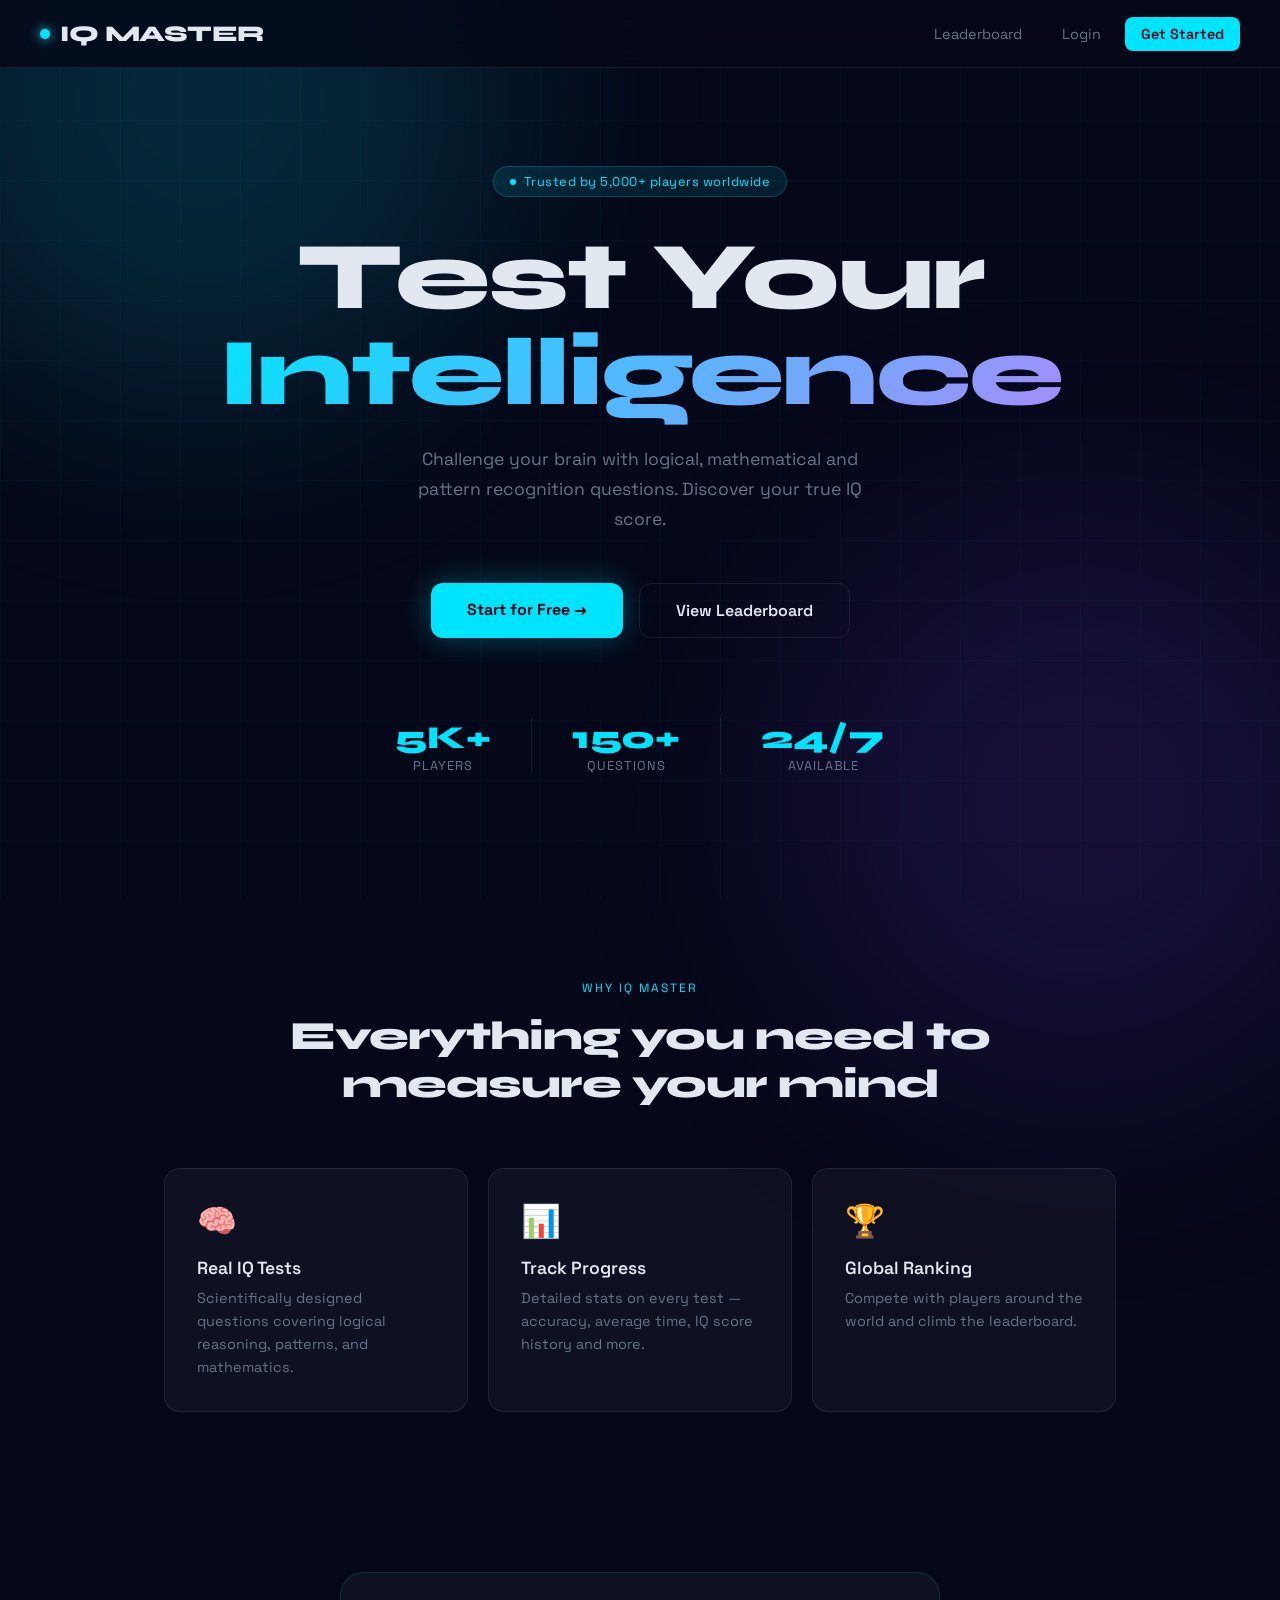
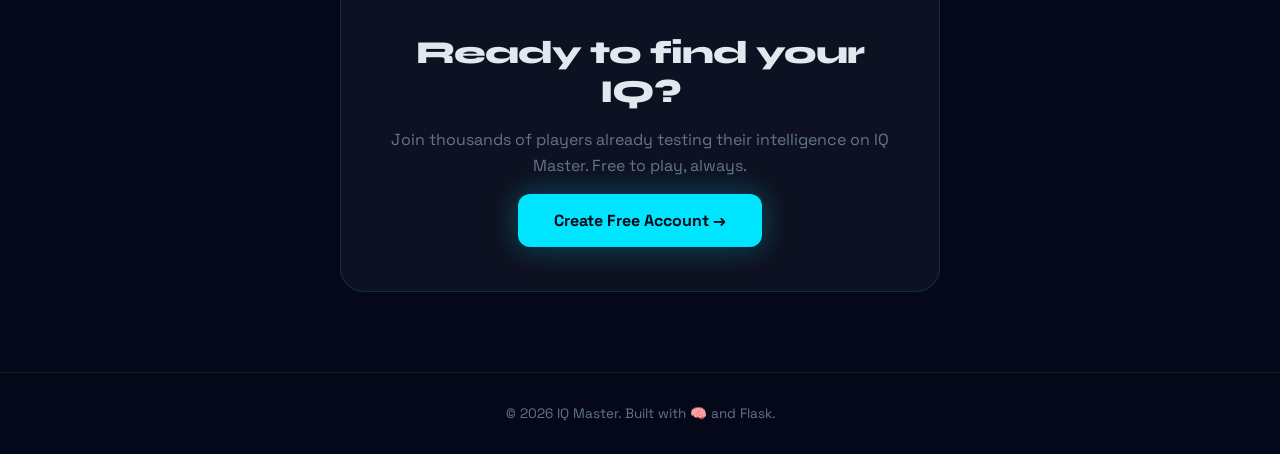
<file: templates/index.html>
<!DOCTYPE html>
<html lang="en">
<head>
    <meta charset="UTF-8">
    <meta name="viewport" content="width=device-width, initial-scale=1.0">
    <title>IQ Master — Test Your Intelligence</title>
    <link href="https://fonts.googleapis.com/css2?family=Space+Grotesk:wght@300;400;500;600;700&family=Syne:wght@700;800&display=swap" rel="stylesheet">
    <style>
        *, *::before, *::after { margin: 0; padding: 0; box-sizing: border-box; }

        :root {
            --bg: #050818;
            --surface: rgba(255,255,255,0.04);
            --border: rgba(255,255,255,0.08);
            --cyan: #00e5ff;
            --violet: #7c3aed;
            --text: #e2e8f0;
            --muted: #64748b;
        }

        body {
            background: var(--bg);
            color: var(--text);
            font-family: 'Space Grotesk', sans-serif;
            min-height: 100vh;
            overflow-x: hidden;
        }

        /* Animated background */
        .bg-grid {
            position: fixed;
            inset: 0;
            background-image:
                linear-gradient(rgba(0,229,255,0.03) 1px, transparent 1px),
                linear-gradient(90deg, rgba(0,229,255,0.03) 1px, transparent 1px);
            background-size: 60px 60px;
            z-index: 0;
        }

        .bg-glow {
            position: fixed;
            width: 600px;
            height: 600px;
            border-radius: 50%;
            filter: blur(120px);
            opacity: 0.15;
            z-index: 0;
        }
        .bg-glow-1 { background: var(--cyan); top: -200px; left: -100px; }
        .bg-glow-2 { background: var(--violet); bottom: -200px; right: -100px; }

        /* Floating particles */
        .particles { position: fixed; inset: 0; z-index: 0; pointer-events: none; }
        .particle {
            position: absolute;
            width: 2px;
            height: 2px;
            background: var(--cyan);
            border-radius: 50%;
            animation: float linear infinite;
            opacity: 0;
        }
        @keyframes float {
            0% { transform: translateY(100vh) translateX(0); opacity: 0; }
            10% { opacity: 0.6; }
            90% { opacity: 0.6; }
            100% { transform: translateY(-100px) translateX(100px); opacity: 0; }
        }

        /* Navbar */
        nav {
            position: fixed;
            top: 0; left: 0; right: 0;
            z-index: 100;
            padding: 20px 40px;
            display: flex;
            justify-content: space-between;
            align-items: center;
            background: rgba(5,8,24,0.8);
            backdrop-filter: blur(20px);
            border-bottom: 1px solid var(--border);
        }

        .logo {
            font-family: 'Syne', sans-serif;
            font-size: 1.4rem;
            font-weight: 800;
            letter-spacing: -0.5px;
            display: flex;
            align-items: center;
            gap: 10px;
        }
        .logo-dot {
            width: 10px; height: 10px;
            background: var(--cyan);
            border-radius: 50%;
            box-shadow: 0 0 12px var(--cyan);
            animation: pulse 2s ease-in-out infinite;
        }
        @keyframes pulse {
            0%, 100% { transform: scale(1); opacity: 1; }
            50% { transform: scale(1.4); opacity: 0.7; }
        }

        .nav-links {
            display: flex;
            gap: 8px;
            list-style: none;
        }
        .nav-links a {
            text-decoration: none;
            color: var(--muted);
            font-size: 0.9rem;
            padding: 8px 16px;
            border-radius: 8px;
            transition: all 0.2s;
        }
        .nav-links a:hover { color: var(--text); background: var(--surface); }
        .nav-links .btn-nav {
            color: var(--bg);
            background: var(--cyan);
            font-weight: 600;
        }
        .nav-links .btn-nav:hover { background: #00c4e0; }

        /* Hero */
        .hero {
            position: relative;
            z-index: 1;
            min-height: 100vh;
            display: flex;
            flex-direction: column;
            align-items: center;
            justify-content: center;
            text-align: center;
            padding: 100px 24px 60px;
        }

        .hero-badge {
            display: inline-flex;
            align-items: center;
            gap: 8px;
            background: rgba(0,229,255,0.1);
            border: 1px solid rgba(0,229,255,0.2);
            border-radius: 100px;
            padding: 6px 16px;
            font-size: 0.8rem;
            color: var(--cyan);
            margin-bottom: 32px;
            letter-spacing: 0.5px;
        }
        .hero-badge span { width: 6px; height: 6px; background: var(--cyan); border-radius: 50%; animation: pulse 2s infinite; }

        h1 {
            font-family: 'Syne', sans-serif;
            font-size: clamp(3rem, 8vw, 6rem);
            font-weight: 800;
            line-height: 1.0;
            letter-spacing: -2px;
            margin-bottom: 24px;
        }
        .gradient-text {
            background: linear-gradient(135deg, var(--cyan) 0%, #a78bfa 100%);
            -webkit-background-clip: text;
            -webkit-text-fill-color: transparent;
            background-clip: text;
        }

        .hero-sub {
            font-size: 1.1rem;
            color: var(--muted);
            max-width: 480px;
            line-height: 1.7;
            margin-bottom: 48px;
        }

        .hero-btns {
            display: flex;
            gap: 16px;
            flex-wrap: wrap;
            justify-content: center;
            margin-bottom: 80px;
        }

        .btn-primary {
            background: var(--cyan);
            color: var(--bg);
            border: none;
            padding: 16px 36px;
            border-radius: 12px;
            font-size: 1rem;
            font-weight: 700;
            font-family: 'Space Grotesk', sans-serif;
            cursor: pointer;
            text-decoration: none;
            transition: all 0.2s;
            box-shadow: 0 0 30px rgba(0,229,255,0.3);
        }
        .btn-primary:hover { transform: translateY(-2px); box-shadow: 0 0 50px rgba(0,229,255,0.5); }

        .btn-secondary {
            background: transparent;
            color: var(--text);
            border: 1px solid var(--border);
            padding: 16px 36px;
            border-radius: 12px;
            font-size: 1rem;
            font-weight: 600;
            font-family: 'Space Grotesk', sans-serif;
            cursor: pointer;
            text-decoration: none;
            transition: all 0.2s;
        }
        .btn-secondary:hover { border-color: rgba(255,255,255,0.2); background: var(--surface); transform: translateY(-2px); }

        /* Stats */
        .stats {
            display: flex;
            gap: 40px;
            flex-wrap: wrap;
            justify-content: center;
        }
        .stat {
            text-align: center;
        }
        .stat-num {
            font-family: 'Syne', sans-serif;
            font-size: 2rem;
            font-weight: 800;
            color: var(--cyan);
        }
        .stat-label {
            font-size: 0.8rem;
            color: var(--muted);
            text-transform: uppercase;
            letter-spacing: 1px;
        }
        .stat-divider {
            width: 1px;
            background: var(--border);
            align-self: stretch;
        }

        /* Features */
        .features {
            position: relative;
            z-index: 1;
            padding: 80px 24px;
            max-width: 1000px;
            margin: 0 auto;
        }

        .section-label {
            text-align: center;
            font-size: 0.75rem;
            text-transform: uppercase;
            letter-spacing: 2px;
            color: var(--cyan);
            margin-bottom: 16px;
        }

        .section-title {
            text-align: center;
            font-family: 'Syne', sans-serif;
            font-size: clamp(1.8rem, 4vw, 2.5rem);
            font-weight: 800;
            margin-bottom: 60px;
            letter-spacing: -1px;
        }

        .features-grid {
            display: grid;
            grid-template-columns: repeat(auto-fit, minmax(280px, 1fr));
            gap: 20px;
        }

        .feature-card {
            background: var(--surface);
            border: 1px solid var(--border);
            border-radius: 16px;
            padding: 32px;
            transition: all 0.3s;
            position: relative;
            overflow: hidden;
        }
        .feature-card::before {
            content: '';
            position: absolute;
            top: 0; left: 0; right: 0;
            height: 1px;
            background: linear-gradient(90deg, transparent, var(--cyan), transparent);
            opacity: 0;
            transition: opacity 0.3s;
        }
        .feature-card:hover { border-color: rgba(0,229,255,0.2); transform: translateY(-4px); }
        .feature-card:hover::before { opacity: 1; }

        .feature-icon {
            font-size: 2rem;
            margin-bottom: 16px;
        }
        .feature-card h3 {
            font-size: 1.1rem;
            font-weight: 600;
            margin-bottom: 8px;
        }
        .feature-card p {
            font-size: 0.9rem;
            color: var(--muted);
            line-height: 1.6;
        }

        /* CTA */
        .cta {
            position: relative;
            z-index: 1;
            text-align: center;
            padding: 80px 24px;
        }
        .cta-box {
            max-width: 600px;
            margin: 0 auto;
            background: var(--surface);
            border: 1px solid rgba(0,229,255,0.15);
            border-radius: 24px;
            padding: 60px 40px;
        }
        .cta h2 {
            font-family: 'Syne', sans-serif;
            font-size: 2rem;
            font-weight: 800;
            margin-bottom: 16px;
            letter-spacing: -1px;
        }
        .cta p { color: var(--muted); margin-bottom: 32px; line-height: 1.6; }

        footer {
            position: relative;
            z-index: 1;
            text-align: center;
            padding: 32px;
            border-top: 1px solid var(--border);
            color: var(--muted);
            font-size: 0.85rem;
        }

        @media (max-width: 600px) {
            nav { padding: 16px 20px; }
            .nav-links a { padding: 6px 12px; font-size: 0.85rem; }
            .hero-btns { flex-direction: column; align-items: center; }
            .btn-primary, .btn-secondary { width: 100%; max-width: 280px; text-align: center; }
        }
    </style>
</head>
<body>

<div class="bg-grid"></div>
<div class="bg-glow bg-glow-1"></div>
<div class="bg-glow bg-glow-2"></div>

<!-- Particles -->
<div class="particles" id="particles"></div>

<!-- Navbar -->
<nav>
    <div class="logo">
        <div class="logo-dot"></div>
        IQ MASTER
    </div>
    <ul class="nav-links">
        <li><a href="/leaderboard">Leaderboard</a></li>
        <li><a href="/login">Login</a></li>
        <li><a href="/register" class="btn-nav">Get Started</a></li>
    </ul>
</nav>

<!-- Hero -->
<section class="hero">
    <div class="hero-badge">
        <span></span>
        Trusted by 5,000+ players worldwide
    </div>

    <h1>Test Your<br><span class="gradient-text">Intelligence</span></h1>

    <p class="hero-sub">
        Challenge your brain with logical, mathematical and pattern recognition questions. Discover your true IQ score.
    </p>

    <div class="hero-btns">
        <a href="/register" class="btn-primary">Start for Free →</a>
        <a href="/leaderboard" class="btn-secondary">View Leaderboard</a>
    </div>

    <div class="stats">
        <div class="stat">
            <div class="stat-num">5K+</div>
            <div class="stat-label">Players</div>
        </div>
        <div class="stat-divider"></div>
        <div class="stat">
            <div class="stat-num">150+</div>
            <div class="stat-label">Questions</div>
        </div>
        <div class="stat-divider"></div>
        <div class="stat">
            <div class="stat-num">24/7</div>
            <div class="stat-label">Available</div>
        </div>
    </div>
</section>

<!-- Features -->
<section class="features">
    <p class="section-label">Why IQ Master</p>
    <h2 class="section-title">Everything you need to<br>measure your mind</h2>

    <div class="features-grid">
        <div class="feature-card">
            <div class="feature-icon">🧠</div>
            <h3>Real IQ Tests</h3>
            <p>Scientifically designed questions covering logical reasoning, patterns, and mathematics.</p>
        </div>
        <div class="feature-card">
            <div class="feature-icon">📊</div>
            <h3>Track Progress</h3>
            <p>Detailed stats on every test — accuracy, average time, IQ score history and more.</p>
        </div>
        <div class="feature-card">
            <div class="feature-icon">🏆</div>
            <h3>Global Ranking</h3>
            <p>Compete with players around the world and climb the leaderboard.</p>
        </div>
    </div>
</section>

<!-- CTA -->
<section class="cta">
    <div class="cta-box">
        <h2>Ready to find your IQ?</h2>
        <p>Join thousands of players already testing their intelligence on IQ Master. Free to play, always.</p>
        <a href="/register" class="btn-primary">Create Free Account →</a>
    </div>
</section>

<footer>
    © 2026 IQ Master. Built with 🧠 and Flask.
</footer>

<script>
    // Generate floating particles
    const container = document.getElementById('particles');
    for (let i = 0; i < 30; i++) {
        const p = document.createElement('div');
        p.className = 'particle';
        p.style.left = Math.random() * 100 + 'vw';
        p.style.animationDuration = (8 + Math.random() * 12) + 's';
        p.style.animationDelay = (Math.random() * 10) + 's';
        p.style.width = p.style.height = (1 + Math.random() * 2) + 'px';
        container.appendChild(p);
    }
</script>
</body>
</html>
</file>
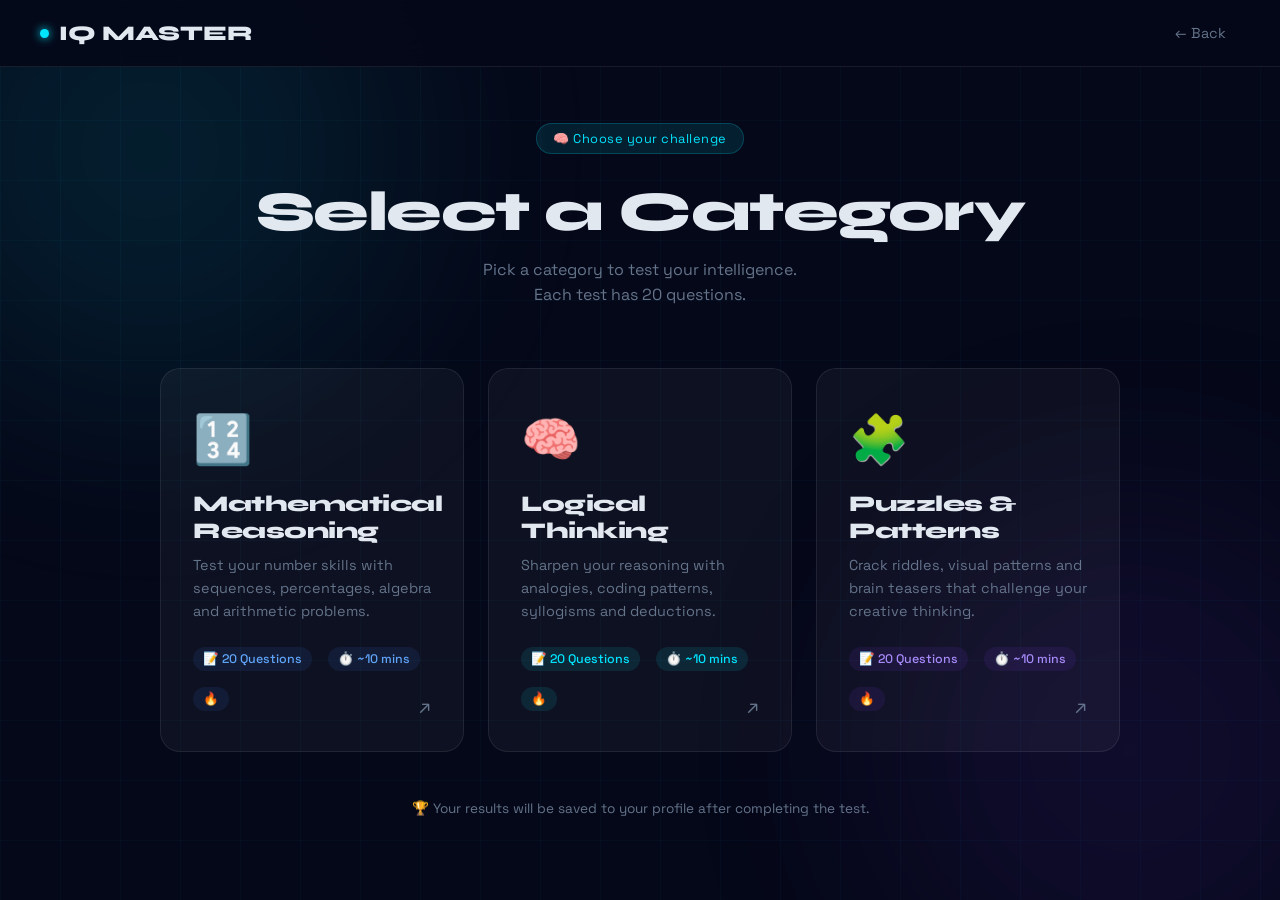
<file: templates/category.html>
<!DOCTYPE html>
<html lang="en">
<head>
    <meta charset="UTF-8">
    <meta name="viewport" content="width=device-width, initial-scale=1.0">
    <title>IQ Master — Choose Category</title>
    <link href="https://fonts.googleapis.com/css2?family=Space+Grotesk:wght@300;400;500;600;700&family=Syne:wght@700;800&display=swap" rel="stylesheet">
    <style>
        *, *::before, *::after { margin: 0; padding: 0; box-sizing: border-box; }

        :root {
            --bg: #050818;
            --surface: rgba(255,255,255,0.04);
            --border: rgba(255,255,255,0.08);
            --cyan: #00e5ff;
            --violet: #7c3aed;
            --green: #10b981;
            --yellow: #f59e0b;
            --text: #e2e8f0;
            --muted: #64748b;
        }

        body {
            background: var(--bg);
            color: var(--text);
            font-family: 'Space Grotesk', sans-serif;
            min-height: 100vh;
            overflow-x: hidden;
        }

        .bg-grid {
            position: fixed; inset: 0;
            background-image:
                linear-gradient(rgba(0,229,255,0.03) 1px, transparent 1px),
                linear-gradient(90deg, rgba(0,229,255,0.03) 1px, transparent 1px);
            background-size: 60px 60px;
            z-index: 0;
        }

        .bg-glow {
            position: fixed;
            width: 500px; height: 500px;
            border-radius: 50%;
            filter: blur(120px);
            opacity: 0.1;
            z-index: 0;
        }
        .bg-glow-1 { background: var(--cyan); top: -100px; left: -100px; }
        .bg-glow-2 { background: var(--violet); bottom: -100px; right: -100px; }

        /* Navbar */
        nav {
            position: fixed;
            top: 0; left: 0; right: 0;
            z-index: 100;
            padding: 16px 40px;
            display: flex;
            justify-content: space-between;
            align-items: center;
            background: rgba(5,8,24,0.85);
            backdrop-filter: blur(20px);
            border-bottom: 1px solid var(--border);
        }

        .logo {
            font-family: 'Syne', sans-serif;
            font-size: 1.3rem;
            font-weight: 800;
            display: flex;
            align-items: center;
            gap: 10px;
            text-decoration: none;
            color: var(--text);
        }
        .logo-dot {
            width: 9px; height: 9px;
            background: var(--cyan);
            border-radius: 50%;
            box-shadow: 0 0 10px var(--cyan);
            animation: pulse 2s ease-in-out infinite;
        }
        @keyframes pulse {
            0%, 100% { transform: scale(1); }
            50% { transform: scale(1.4); }
        }

        .back-link {
            text-decoration: none;
            color: var(--muted);
            font-size: 0.9rem;
            padding: 8px 14px;
            border-radius: 8px;
            transition: all 0.2s;
        }
        .back-link:hover { color: var(--text); background: var(--surface); }

        /* Main */
        main {
            position: relative;
            z-index: 1;
            min-height: 100vh;
            display: flex;
            flex-direction: column;
            align-items: center;
            justify-content: center;
            padding: 100px 24px 60px;
        }

        .page-badge {
            display: inline-flex;
            align-items: center;
            gap: 8px;
            background: rgba(0,229,255,0.1);
            border: 1px solid rgba(0,229,255,0.2);
            border-radius: 100px;
            padding: 6px 16px;
            font-size: 0.8rem;
            color: var(--cyan);
            margin-bottom: 24px;
            letter-spacing: 0.5px;
        }

        h1 {
            font-family: 'Syne', sans-serif;
            font-size: clamp(2rem, 5vw, 3.5rem);
            font-weight: 800;
            text-align: center;
            letter-spacing: -1.5px;
            margin-bottom: 12px;
        }

        .subtitle {
            color: var(--muted);
            text-align: center;
            font-size: 1rem;
            margin-bottom: 60px;
            line-height: 1.6;
        }

        /* Category cards */
        .categories {
            display: grid;
            grid-template-columns: repeat(auto-fit, minmax(280px, 1fr));
            gap: 24px;
            width: 100%;
            max-width: 960px;
        }

        .category-card {
            background: var(--surface);
            border: 1px solid var(--border);
            border-radius: 20px;
            padding: 40px 32px;
            text-decoration: none;
            color: var(--text);
            transition: all 0.3s;
            position: relative;
            overflow: hidden;
            cursor: pointer;
            display: block;
        }

        .category-card::before {
            content: '';
            position: absolute;
            inset: 0;
            opacity: 0;
            transition: opacity 0.3s;
            border-radius: 20px;
        }

        .category-card.math::before { background: radial-gradient(circle at top left, rgba(59,130,246,0.15), transparent 60%); }
        .category-card.logical::before { background: radial-gradient(circle at top left, rgba(0,229,255,0.15), transparent 60%); }
        .category-card.puzzle::before { background: radial-gradient(circle at top left, rgba(124,58,237,0.15), transparent 60%); }

        .category-card:hover::before { opacity: 1; }
        .category-card:hover { transform: translateY(-6px); }
        .category-card.math:hover { border-color: rgba(59,130,246,0.4); }
        .category-card.logical:hover { border-color: rgba(0,229,255,0.4); }
        .category-card.puzzle:hover { border-color: rgba(124,58,237,0.4); }

        .card-icon {
            font-size: 3rem;
            margin-bottom: 20px;
            display: block;
        }

        .card-title {
            font-family: 'Syne', sans-serif;
            font-size: 1.4rem;
            font-weight: 800;
            margin-bottom: 10px;
            letter-spacing: -0.5px;
        }

        .card-desc {
            color: var(--muted);
            font-size: 0.9rem;
            line-height: 1.6;
            margin-bottom: 24px;
        }

        .card-meta {
            display: flex;
            gap: 16px;
            flex-wrap: wrap;
        }

        .meta-tag {
            display: flex;
            align-items: center;
            gap: 6px;
            font-size: 0.78rem;
            padding: 4px 10px;
            border-radius: 100px;
            font-weight: 500;
        }
        .math .meta-tag { background: rgba(59,130,246,0.1); color: #60a5fa; }
        .logical .meta-tag { background: rgba(0,229,255,0.1); color: var(--cyan); }
        .puzzle .meta-tag { background: rgba(124,58,237,0.1); color: #a78bfa; }

        .card-arrow {
            position: absolute;
            bottom: 32px;
            right: 32px;
            font-size: 1.2rem;
            color: var(--muted);
            transition: all 0.2s;
        }
        .category-card:hover .card-arrow { transform: translate(4px, -4px); }
        .math:hover .card-arrow { color: #60a5fa; }
        .logical:hover .card-arrow { color: var(--cyan); }
        .puzzle:hover .card-arrow { color: #a78bfa; }

        /* Bottom note */
        .bottom-note {
            margin-top: 48px;
            color: var(--muted);
            font-size: 0.85rem;
            text-align: center;
        }

        @media (max-width: 600px) {
            nav { padding: 14px 16px; }
            .categories { grid-template-columns: 1fr; }
        }
    </style>
</head>
<body>

<div class="bg-grid"></div>
<div class="bg-glow bg-glow-1"></div>
<div class="bg-glow bg-glow-2"></div>

<nav>
    <a href="/home" class="logo">
        <div class="logo-dot"></div>
        IQ MASTER
    </a>
    <a href="/home" class="back-link">← Back</a>
</nav>

<main>

    <div class="page-badge">🧠 Choose your challenge</div>

    <h1>Select a Category</h1>
    <p class="subtitle">Pick a category to test your intelligence.<br>Each test has 20 questions.</p>

    <div class="categories">

        <!-- Mathematical -->
        <a href="/quiz?category=mathematical" class="category-card math">
            <span class="card-icon">🔢</span>
            <div class="card-title">Mathematical Reasoning</div>
            <div class="card-desc">Test your number skills with sequences, percentages, algebra and arithmetic problems.</div>
            <div class="card-meta">
                <span class="meta-tag">📝 20 Questions</span>
                <span class="meta-tag">⏱️ ~10 mins</span>
                <span class="meta-tag">🔥</span>
            </div>
            <div class="card-arrow">↗</div>
        </a>

        <!-- Logical -->
        <a href="/quiz?category=logical" class="category-card logical">
            <span class="card-icon">🧠</span>
            <div class="card-title">Logical Thinking</div>
            <div class="card-desc">Sharpen your reasoning with analogies, coding patterns, syllogisms and deductions.</div>
            <div class="card-meta">
                <span class="meta-tag">📝 20 Questions</span>
                <span class="meta-tag">⏱️ ~10 mins</span>
                <span class="meta-tag">🔥 </span>
            </div>
            <div class="card-arrow">↗</div>
        </a>

        <!-- Puzzle -->
        <a href="/quiz?category=puzzle" class="category-card puzzle">
            <span class="card-icon">🧩</span>
            <div class="card-title">Puzzles & Patterns</div>
            <div class="card-desc">Crack riddles, visual patterns and brain teasers that challenge your creative thinking.</div>
            <div class="card-meta">
                <span class="meta-tag">📝 20 Questions</span>
                <span class="meta-tag">⏱️ ~10 mins</span>
                <span class="meta-tag">🔥 </span>
            </div>
            <div class="card-arrow">↗</div>
        </a>

    </div>

    <p class="bottom-note">🏆 Your results will be saved to your profile after completing the test.</p>

</main>

</body>
</html>
</file>
